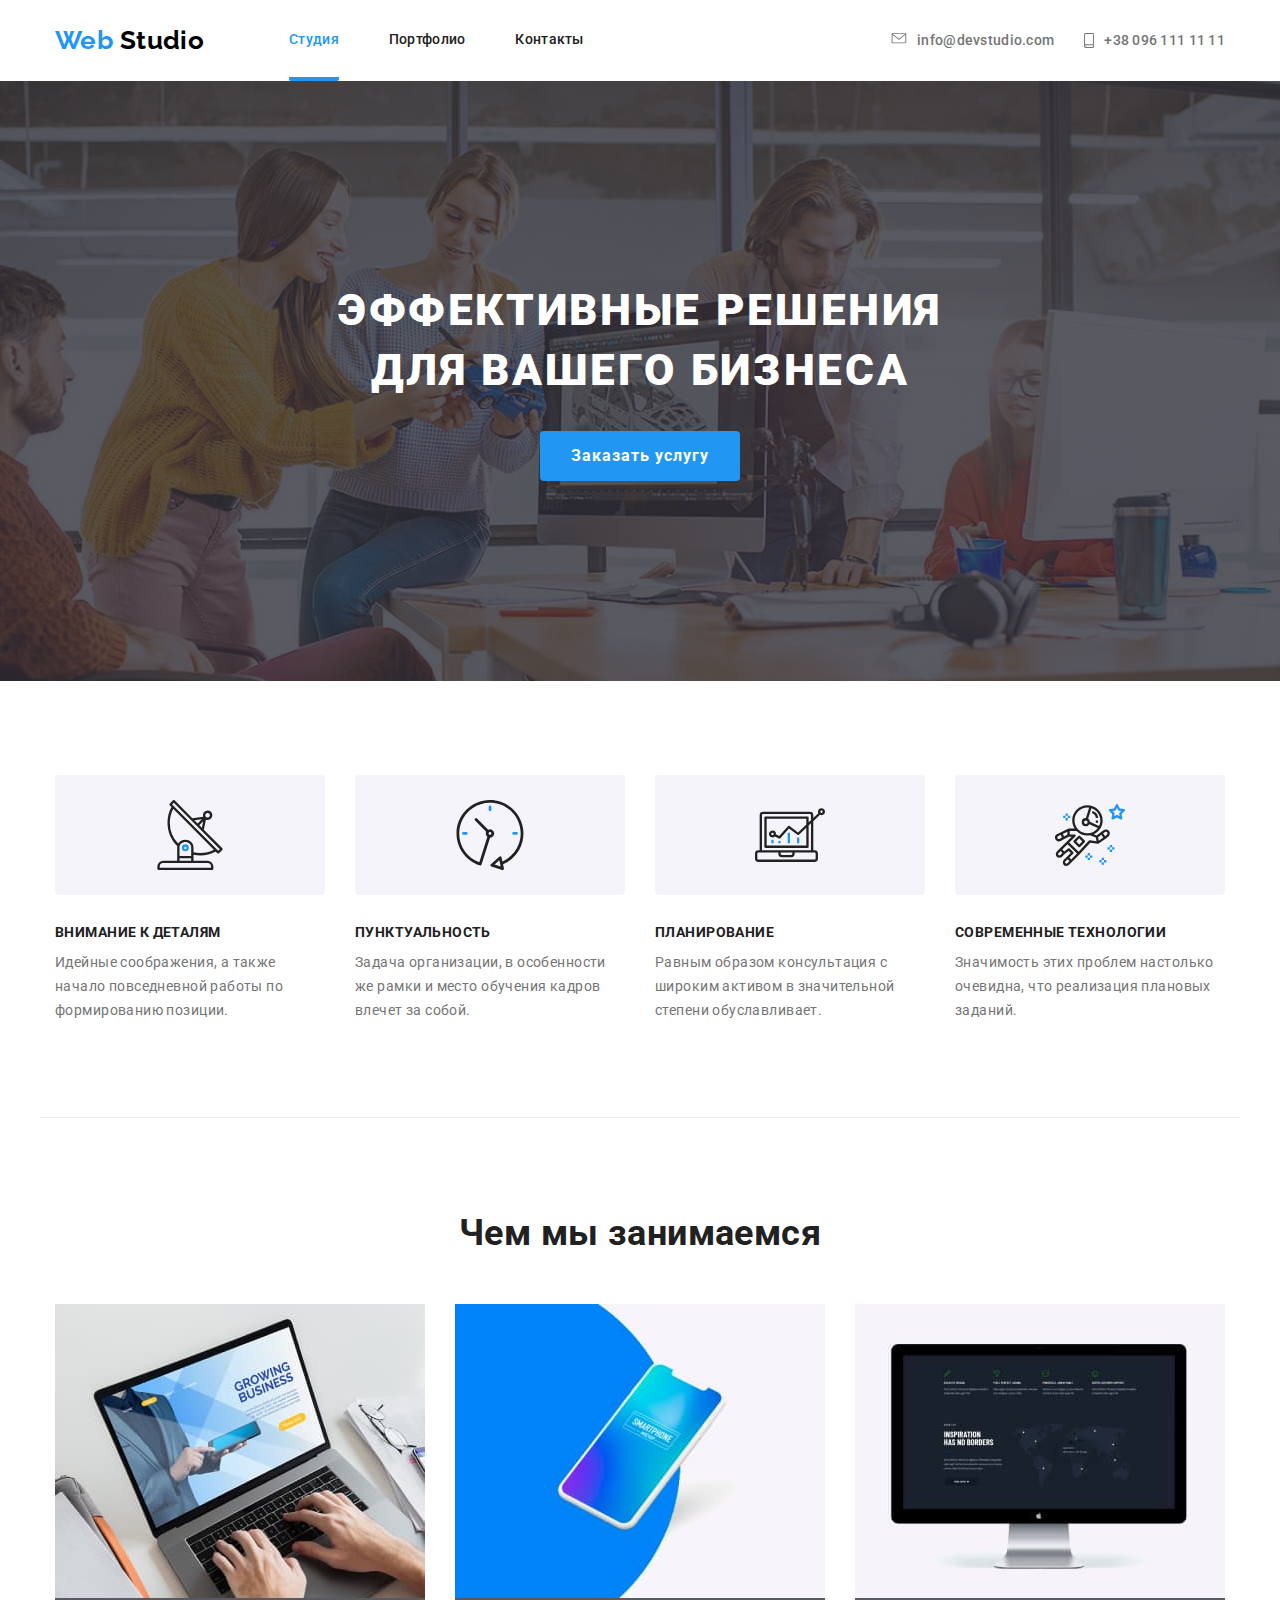
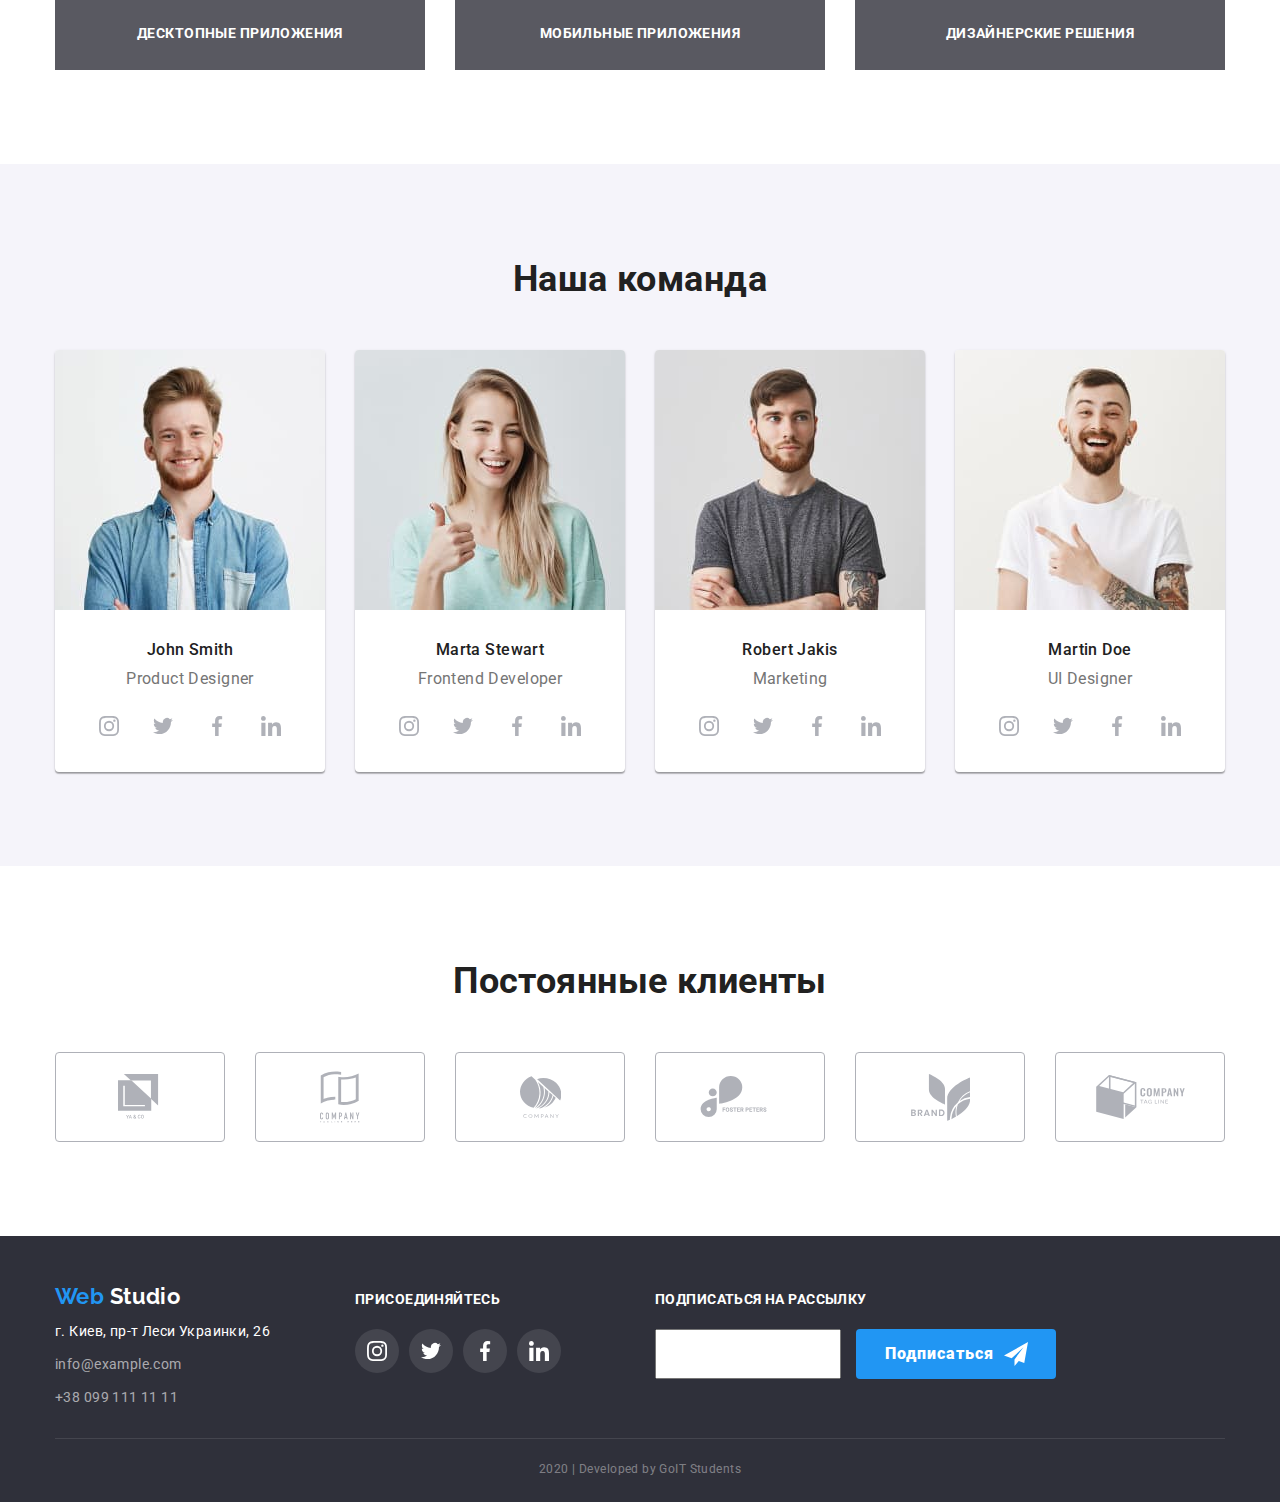
<file: index.html>
<!DOCTYPE html>
<html lang="ru">
  <head>
    <meta charset="UTF-8" />
    <meta name="viewport" content="width=device-width, initial-scale=1.0" />
    <title>Web Studio v.1</title>
    <link
      href="https://fonts.googleapis.com/css2?family=Raleway:wght@700&family=Roboto:wght@400;500;700;900&display=swap"
      rel="stylesheet"
    />
    <link
      rel="stylesheet"
      href="https://cdnjs.cloudflare.com/ajax/libs/modern-normalize/0.6.0/modern-normalize.min.css"
    />
    <link rel="stylesheet" href="./css/style.css" />
  </head>
  <body>
    <!-- Шапка с навигацией -->
    <header>
      <div class="container header-container">
        <nav class="header-nav">
          <a href="./index.html" class="link logo"><span>Web</span> Studio</a>
          <ul class="site-nav">
            <li><a href="./index.html" class="link current">Студия</a></li>
            <li><a href="./portfolio.html" class="link">Портфолио</a></li>
            <li><a href="./contact.html" class="link">Контакты</a></li>
          </ul>
        </nav>
        <ul class="auth-nav">
          <li>
            <a href="mailto:info@devstudio.com" class="link">
              <svg class="auth-nav-icon" width="16" height="11">
                <use href="./img/symbol-defs.svg#icon-envelope"></use>
              </svg>
              <span>info@devstudio.com</span>
            </a>
          </li>
          <li>
            <a href="tel:+380961111111" class="link">
              <svg class="auth-nav-icon" width="10" height="15">
                <use href="./img/symbol-defs.svg#icon-smartphone"></use>
              </svg>
              <span>+38 096 111 11 11</span>
            </a>
          </li>
        </ul>
      </div>
    </header>
    <main>
      <!-- Герой -->
      <section class="hero">
        <div class="hero-container">
          <h1 class="hero-title">
            эффективные решения для вашего бизнеса
          </h1>
          <a href="" class="button hero-button">Заказать услугу</a>
        </div>
      </section>
      <!-- Особенности -->
      <section class="features">
        <div class="container">
          <h2 class="section-title">Особенности нашей работы</h2>
          <ul class="features-list">
            <li class="features-item">
              <div class="features-div">
                <svg class="features-icon">
                  <use href="./img/symbol-defs.svg#icon-antenna"></use>
                </svg>
              </div>
              <h3 class="features-subtitle">Внимание к деталям</h3>
              <p class="text">
                Идейные соображения, а также начало повседневной работы по
                формированию позиции.
              </p>
            </li>
            <li class="features-item">
              <div class="features-div">
                <svg class="features-icon">
                  <use href="./img/symbol-defs.svg#icon-clock"></use>
                </svg>
              </div>
              <h3 class="features-subtitle">Пунктуальность</h3>
              <p class="text">
                Задача организации, в особенности же рамки и место обучения
                кадров влечет за собой.
              </p>
            </li>
            <li class="features-item">
              <div class="features-div">
                <svg class="features-icon">
                  <use href="./img/symbol-defs.svg#icon-diagram"></use>
                </svg>
              </div>
              <h3 class="features-subtitle">Планирование</h3>
              <p class="text">
                Равным образом консультация с широким активом в значительной
                степени обуславливает.
              </p>
            </li>
            <li class="features-item">
              <div class="features-div">
                <svg class="features-icon">
                  <use href="./img/symbol-defs.svg#icon-astronaut"></use>
                </svg>
              </div>
              <h3 class="features-subtitle">Современные технологии</h3>
              <p class="text">
                Значимость этих проблем настолько очевидна, что реализация
                плановых заданий.
              </p>
            </li>
          </ul>
        </div>
      </section>
      <!-- Чем мы занимаемся -->
      <section class="doing">
        <div class="container">
          <h2 class="section-title">Чем мы занимаемся</h2>
          <ul class="doing-list">
            <li class="doing-item">
              <img
                src="./img/laptop.jpg"
                alt="Десктопные приложения"
                width="370"
                height="294"
              />
              <h3 class="doing-subtitle">Десктопные приложения</h3>
            </li>
            <li class="doing-item">
              <img
                src="./img/smartphone.jpg"
                alt="Мобильные приложения"
                width="370"
                height="294"
              />
              <h3 class="doing-subtitle">Мобильные приложения</h3>
            </li>
            <li class="doing-item">
              <img
                src="./img/monitor.jpg"
                alt="Дизайнерские решения"
                width="370"
                height="294"
              />
              <h3 class="doing-subtitle">Дизайнерские решения</h3>
            </li>
          </ul>
        </div>
      </section>
      <!-- Наша команда -->
      <section class="team">
        <div class="container">
          <h2 class="section-title">Наша команда</h2>
          <ul lang="en" class="team-list">
            <li class="team-item">
              <img
                src="./img/john_smith.jpg"
                alt="Foto Product Designer"
                width="270"
                height="260"
              />
              <h3 class="team-name">John Smith</h3>
              <p class="team-position">Product Designer</p>
              <ul class="social-network">
                <li class="team-network">
                  <a href="">
                    <svg class="social-icon">
                      <use href="./img/symbol-defs.svg#icon-instagram"></use>
                    </svg>
                  </a>
                </li>
                <li class="team-network">
                  <a href="">
                    <svg class="social-icon">
                      <use href="./img/symbol-defs.svg#icon-twitter"></use>
                    </svg>
                  </a>
                </li>
                <li class="team-network">
                  <a href="">
                    <svg class="social-icon">
                      <use href="./img/symbol-defs.svg#icon-facebook"></use>
                    </svg>
                  </a>
                </li>
                <li class="team-network">
                  <a href="">
                    <svg class="social-icon">
                      <use href="./img/symbol-defs.svg#icon-linkedin"></use>
                    </svg>
                  </a>
                </li>
              </ul>
            </li>
            <li class="team-item">
              <img
                src="./img/marta_stewart.jpg"
                alt="Foto Frontend Developer"
                width="270"
                height="260"
              />
              <h3 class="team-name">Marta Stewart</h3>
              <p class="team-position">Frontend Developer</p>
              <ul class="social-network">
                <li class="team-network">
                  <a href="">
                    <svg class="social-icon">
                      <use href="./img/symbol-defs.svg#icon-instagram"></use>
                    </svg>
                  </a>
                </li>
                <li class="team-network">
                  <a href="">
                    <svg class="social-icon">
                      <use href="./img/symbol-defs.svg#icon-twitter"></use>
                    </svg>
                  </a>
                </li>
                <li class="team-network">
                  <a href="">
                    <svg class="social-icon">
                      <use href="./img/symbol-defs.svg#icon-facebook"></use>
                    </svg>
                  </a>
                </li>
                <li class="team-network">
                  <a href="">
                    <svg class="social-icon">
                      <use href="./img/symbol-defs.svg#icon-linkedin"></use>
                    </svg>
                  </a>
                </li>
              </ul>
            </li>
            <li class="team-item">
              <img
                src="./img/robert_jakis.jpg"
                alt="Foto Marketing"
                width="270"
                height="260"
              />
              <h3 class="team-name">Robert Jakis</h3>
              <p class="team-position">Marketing</p>
              <ul class="social-network">
                <li class="team-network">
                  <a href="">
                    <svg class="social-icon">
                      <use href="./img/symbol-defs.svg#icon-instagram"></use>
                    </svg>
                  </a>
                </li>
                <li class="team-network">
                  <a href="">
                    <svg class="social-icon">
                      <use href="./img/symbol-defs.svg#icon-twitter"></use>
                    </svg>
                  </a>
                </li>
                <li class="team-network">
                  <a href="">
                    <svg class="social-icon">
                      <use href="./img/symbol-defs.svg#icon-facebook"></use>
                    </svg>
                  </a>
                </li>
                <li class="team-network">
                  <a href="">
                    <svg class="social-icon">
                      <use href="./img/symbol-defs.svg#icon-linkedin"></use>
                    </svg>
                  </a>
                </li>
              </ul>
            </li>
            <li class="team-item">
              <img
                src="./img/martin_doe.jpg"
                alt="Foto UI Designer"
                width="270"
                height="260"
              />
              <h3 class="team-name">Martin Doe</h3>
              <p class="team-position">UI Designer</p>
              <ul class="social-network">
                <li class="team-network">
                  <a href="">
                    <svg class="social-icon">
                      <use href="./img/symbol-defs.svg#icon-instagram"></use>
                    </svg>
                  </a>
                </li>
                <li class="team-network">
                  <a href="">
                    <svg class="social-icon">
                      <use href="./img/symbol-defs.svg#icon-twitter"></use>
                    </svg>
                  </a>
                </li>
                <li class="team-network">
                  <a href="">
                    <svg class="social-icon">
                      <use href="./img/symbol-defs.svg#icon-facebook"></use>
                    </svg>
                  </a>
                </li>
                <li class="team-network">
                  <a href="">
                    <svg class="social-icon">
                      <use href="./img/symbol-defs.svg#icon-linkedin"></use>
                    </svg>
                  </a>
                </li>
              </ul>
            </li>
          </ul>
        </div>
      </section>
      <!-- Постоянные клиенты -->
      <section class="customer">
        <div class="container">
          <h2 class="section-title">Постоянные клиенты</h2>
          <ul class="customer-list">
            <li class="customer-item">
              <a href="">
                <svg class="customer-icon" width="44" height="49">
                  <use href="./img/symbol-defs.svg#icon-logo1"></use>
                </svg>
              </a>
            </li>
            <li class="customer-item">
              <a href="">
                <svg class="customer-icon" width="40" height="52">
                  <use href="./img/symbol-defs.svg#icon-logo2"></use>
                </svg>
              </a>
            </li>
            <li class="customer-item">
              <a href="">
                <svg class="customer-icon" width="41" height="43">
                  <use href="./img/symbol-defs.svg#icon-logo3"></use>
                </svg>
              </a>
            </li>
            <li class="customer-item">
              <a href="">
                <svg class="customer-icon" width="80" height="42">
                  <use href="./img/symbol-defs.svg#icon-logo4"></use>
                </svg>
              </a>
            </li>
            <li class="customer-item">
              <a href="">
                <svg class="customer-icon" width="59" height="47">
                  <use href="./img/symbol-defs.svg#icon-logo5"></use>
                </svg>
              </a>
            </li>
            <li class="customer-item">
              <a href="">
                <svg class="customer-icon" width="89" height="45">
                  <use href="./img/symbol-defs.svg#icon-logo6"></use>
                </svg>
              </a>
            </li>
          </ul>
        </div>
      </section>
    </main>
    <!-- Подвал -->
    <footer>
      <div class="container">
        <div class="company-address">
          <div class="box-address">
            <a href="./index.html" class="link logo"><span>Web</span> Studio</a>
            <address class="footer-address">
              <p>г. Киев, пр-т Леси Украинки, 26</p>
              <ul class="contact-list">
                <li>
                  <a href="mailto:info@example.com" class="link mail-footer"
                    >info@example.com</a
                  >
                </li>
                <li>
                  <a href="tel:+380991111111" class="link tel-footer"
                    >+38 099 111 11 11</a
                  >
                </li>
              </ul>
            </address>
          </div>
          <div class="box-socials">
            <p class="footer-promo">присоединяйтесь</p>
            <ul class="footer-socials">
              <li class="socials-item">
                <a href="">
                  <svg class="social-icon">
                    <use href="./img/symbol-defs.svg#icon-instagram"></use>
                  </svg>
                </a>
              </li>
              <li class="socials-item">
                <a href="">
                  <svg class="social-icon">
                    <use href="./img/symbol-defs.svg#icon-twitter"></use>
                  </svg>
                </a>
              </li>
              <li class="socials-item">
                <a href="">
                  <svg class="social-icon">
                    <use href="./img/symbol-defs.svg#icon-facebook"></use>
                  </svg>
                </a>
              </li>
              <li class="socials-item">
                <a href="">
                  <svg class="social-icon">
                    <use href="./img/symbol-defs.svg#icon-linkedin"></use>
                  </svg>
                </a>
              </li>
            </ul>
          </div>
          <form>
            <p class="footer-promo">подписаться на рассылку</p>
            <input type="text" class="form-input" />
            <button class="button">
              <div class="button-footer">
                <span>Подписаться</span>
                <svg class="icon-send" width="24px" height="24px">
                  <use href="./img/symbol-defs.svg#icon-send"></use>
                </svg>
              </div>
            </button>
          </form>
        </div>
        <p class="company-developer">2020 | Developed by GoIT Students</p>
      </div>
    </footer>
  </body>
</html>
</file>
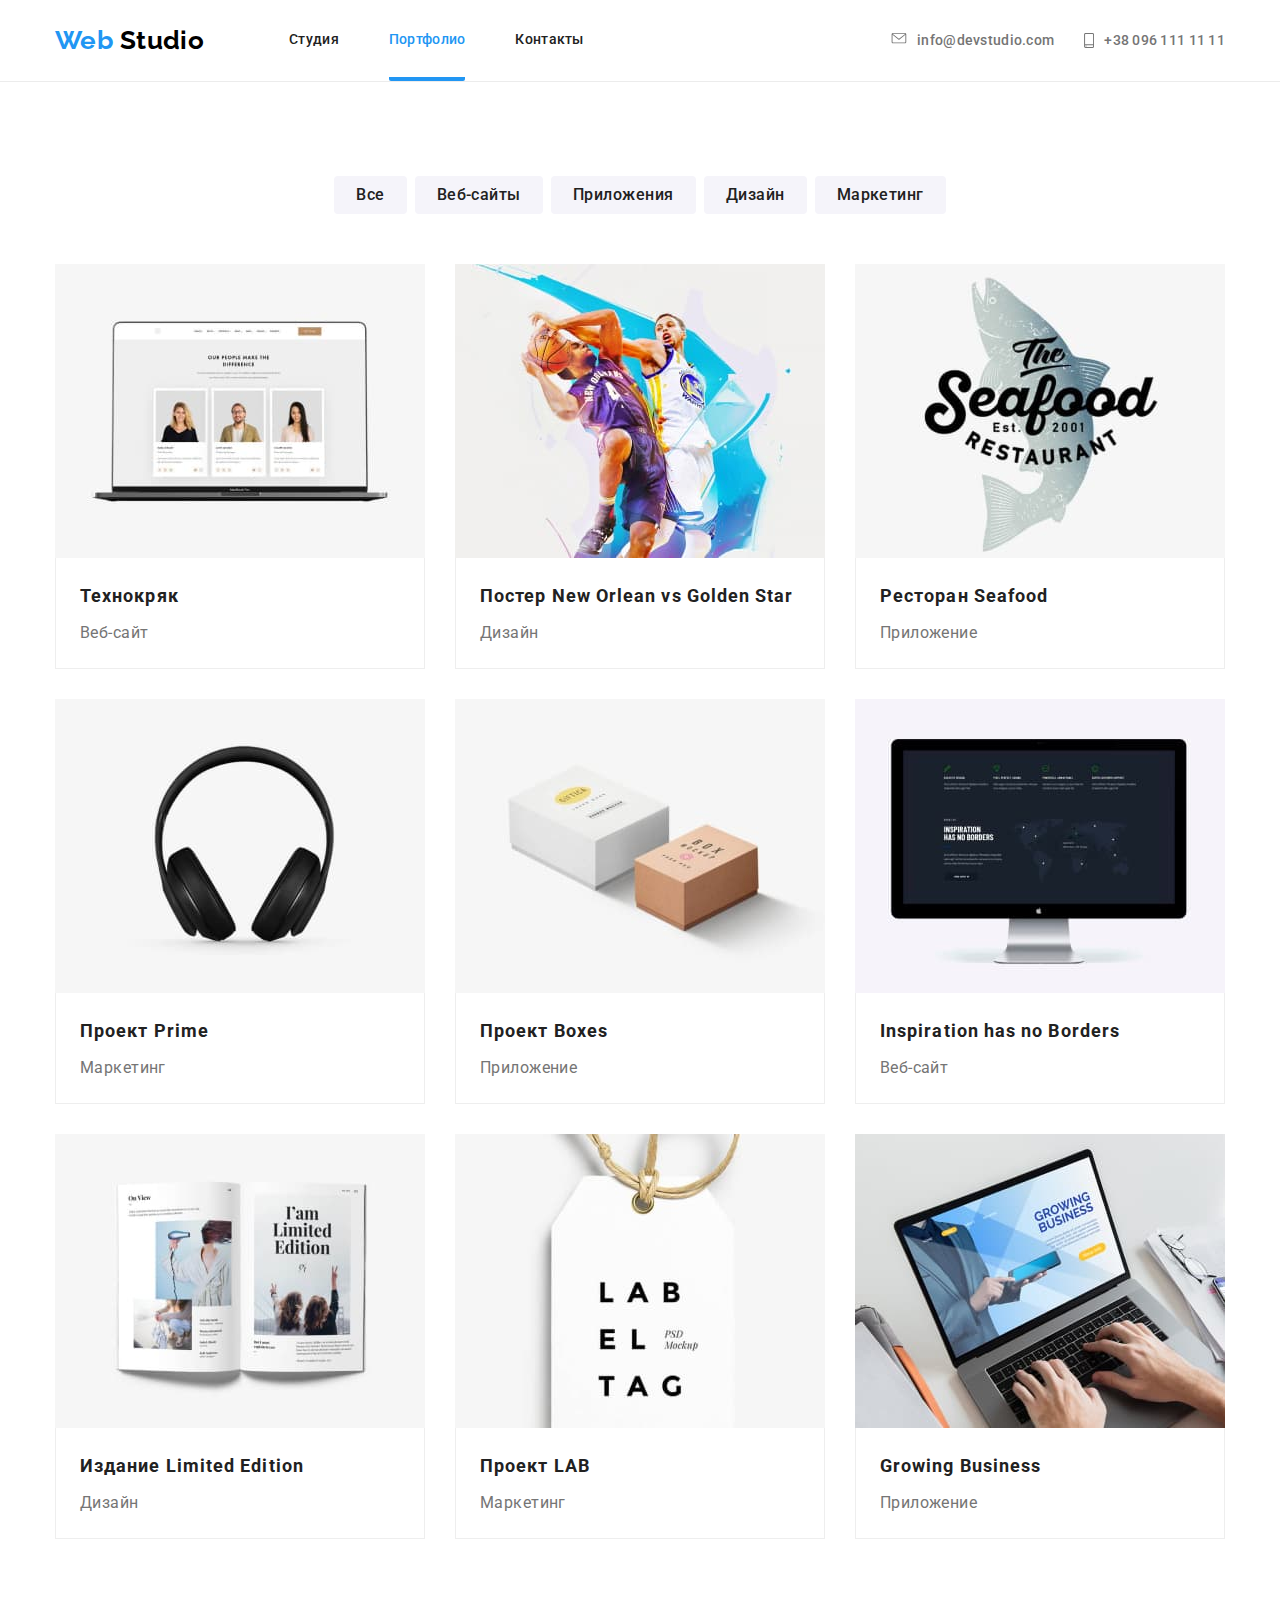
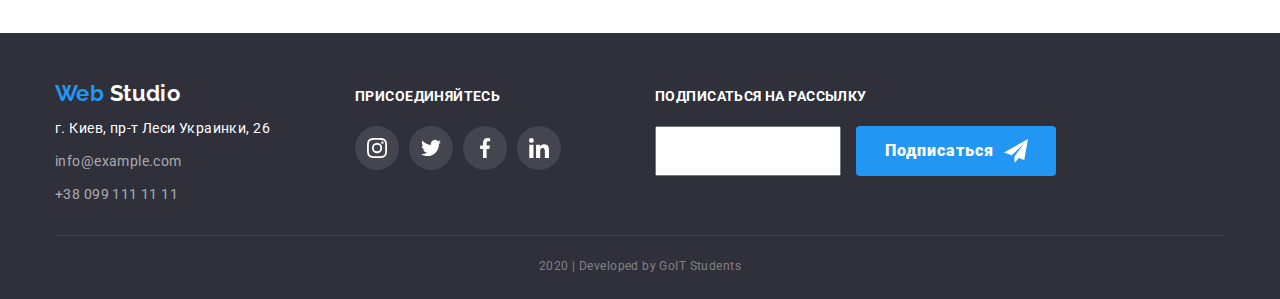
<file: portfolio.html>
<!DOCTYPE html>
<html lang="ru">
  <head>
    <meta charset="UTF-8" />
    <meta name="viewport" content="width=device-width, initial-scale=1.0" />
    <title>Наше портфолио</title>
    <link
      href="https://fonts.googleapis.com/css2?family=Raleway:wght@700&family=Roboto:wght@400;500;700;900&display=swap"
      rel="stylesheet"
    />
    <link
      rel="stylesheet"
      href="https://cdnjs.cloudflare.com/ajax/libs/modern-normalize/0.6.0/modern-normalize.min.css"
    />
    <link rel="stylesheet" href="./css/style.css" />
  </head>
  <body>
    <header class="portfolio-header">
      <div class="container header-container">
        <nav class="header-nav">
          <a href="./index.html" class="link logo"><span>Web</span> Studio</a>
          <ul class="site-nav">
            <li><a href="./index.html" class="link">Студия</a></li>
            <li>
              <a href="./portfolio.html" class="link current">Портфолио</a>
            </li>
            <li><a href="./contact.html" class="link">Контакты</a></li>
          </ul>
        </nav>
        <ul class="auth-nav">
          <li>
            <a href="mailto:info@devstudio.com" class="link">
              <svg class="auth-nav-icon" width="16" height="11">
                <use href="./img/symbol-defs.svg#icon-envelope"></use>
              </svg>
              <span>info@devstudio.com</span>
            </a>
          </li>
          <li>
            <a href="tel:+380961111111" class="link">
              <svg class="auth-nav-icon" width="10" height="15">
                <use href="./img/symbol-defs.svg#icon-smartphone"></use>
              </svg>
              <span>+38 096 111 11 11</span>
            </a>
          </li>
        </ul>
      </div>
    </header>
    <main>
      <section class="main-portfolio">
        <div class="container">
          <h1 class="section-title">Наши работы</h1>
          <div class="portfolio-filter">
            <ul class="filter">
              <li class="filter-li">
                <button type="button" class="filter-button">Все</button>
              </li>
              <li class="filter-li">
                <button type="button" class="filter-button">Веб-сайты</button>
              </li>
              <li class="filter-li">
                <button type="button" class="filter-button">Приложения</button>
              </li>
              <li class="filter-li">
                <button type="button" class="filter-button">Дизайн</button>
              </li>
              <li class="filter-li">
                <button type="button" class="filter-button">Маркетинг</button>
              </li>
            </ul>
          </div>

          <div class="portfolio-works">
            <ul class="works-list">
              <li class="works-item">
                <a href="">
                  <img
                    src="./img/img-portfolio_1.jpg"
                    alt=""
                    class="works-img"
                    width="370"
                    height="294"
                  />
                  <div class="card-content">
                    <h2 class="works-title">Технокряк</h2>
                    <p class="works-type">Веб-сайт</p>
                  </div>
                  <p class="works-desc">
                    Технокряк это современная площадка распространения
                    коронавируса. Компании используют эту платформу для
                    цифрового шпионажа и атак на защищённые сервера конкурентов.
                  </p>
                </a>
              </li>
              <li class="works-item">
                <a href="">
                  <img
                    src="./img/img-portfolio_2.jpg"
                    alt=""
                    class="works-img"
                    width="370"
                    height="294"
                  />
                  <div class="card-content">
                    <h2 class="works-title">
                      Постер New Orlean vs Golden Star
                    </h2>
                    <p class="works-type">Дизайн</p>
                  </div>
                  <p class="works-desc">
                    Классический текст-«рыба» (условный, зачастую бессмысленный
                    текст-заполнитель, вставляемый в макет страницы).
                  </p>
                </a>
              </li>
              <li class="works-item">
                <a href="">
                  <img
                    src="./img/img-portfolio_3.jpg"
                    alt=""
                    class="works-img"
                    width="370"
                    height="294"
                  />
                  <div class="card-content">
                    <h2 class="works-title">Ресторан Seafood</h2>
                    <p class="works-type">Приложение</p>
                  </div>
                  <p class="works-desc">
                    Lorem ipsum dolor sit amet, eu errem eloquentiam pro.
                    Fuisset platonem postulant eos id, ut mazim legere pri,
                    nostrud debitis no usu.
                  </p>
                </a>
              </li>
              <li class="works-item">
                <a href="">
                  <img
                    src="./img/img-portfolio_4.jpg"
                    alt=""
                    class="works-img"
                    width="370"
                    height="294"
                  />
                  <div class="card-content">
                    <h2 class="works-title">Проект Prime</h2>
                    <p class="works-type">Маркетинг</p>
                  </div>
                  <p class="works-desc">
                    Reprimique eloquentiam ex has, at rebum tempor nec. Qui
                    molestiae conclusionemque ut. Quo denique theophrastus ea,
                    an his justo deseruisse.
                  </p>
                </a>
              </li>
              <li class="works-item">
                <a href="">
                  <img
                    src="./img/img-portfolio_5.jpg"
                    alt=""
                    class="works-img"
                    width="370"
                    height="294"
                  />
                  <div class="card-content">
                    <h2 class="works-title">Проект Boxes</h2>
                    <p class="works-type">Приложение</p>
                  </div>
                  <p class="works-desc">
                    Классический текст-«рыба» (условный, зачастую бессмысленный
                    текст-заполнитель, вставляемый в макет страницы).
                  </p>
                </a>
              </li>
              <li class="works-item">
                <a href="">
                  <img
                    src="./img/img-portfolio_6.jpg"
                    alt=""
                    class="works-img"
                    width="370"
                    height="294"
                  />
                  <div class="card-content">
                    <h2 class="works-title">Inspiration has no Borders</h2>
                    <p class="works-type">Веб-сайт</p>
                  </div>
                  <p class="works-desc">
                    Lorem ipsum dolor sit amet, eu errem eloquentiam pro.
                    Fuisset platonem postulant eos id, ut mazim legere pri,
                    nostrud debitis no usu.
                  </p>
                </a>
              </li>
              <li class="works-item">
                <a href="">
                  <img
                    src="./img/img-portfolio_7.jpg"
                    alt=""
                    class="works-img"
                    width="370"
                    height="294"
                  />
                  <div class="card-content">
                    <h2 class="works-title">Издание Limited Edition</h2>
                    <p class="works-type">Дизайн</p>
                  </div>
                  <p class="works-desc">
                    Reprimique eloquentiam ex has, at rebum tempor nec. Qui
                    molestiae conclusionemque ut. Quo denique theophrastus ea,
                    an his justo deseruisse.
                  </p>
                </a>
              </li>
              <li class="works-item">
                <a href="">
                  <img
                    src="./img/img-portfolio_8.jpg"
                    alt=""
                    class="works-img"
                    width="370"
                    height="294"
                  />
                  <div class="card-content">
                    <h2 class="works-title">Проект LAB</h2>
                    <p class="works-type">Маркетинг</p>
                  </div>
                  <p class="works-desc">
                    Классический текст-«рыба» (условный, зачастую бессмысленный
                    текст-заполнитель, вставляемый в макет страницы).
                  </p>
                </a>
              </li>
              <li class="works-item">
                <a href="">
                  <img
                    src="./img/img-portfolio_9.jpg"
                    alt=""
                    class="works-img"
                    width="370"
                    height="294"
                  />
                  <div class="card-content">
                    <h2 class="works-title">Growing Business</h2>
                    <p class="works-type">Приложение</p>
                  </div>
                  <p class="works-desc">
                    Lorem ipsum dolor sit amet, eu errem eloquentiam pro.
                    Fuisset platonem postulant eos id, ut mazim legere pri,
                    nostrud debitis no usu.
                  </p>
                </a>
              </li>
            </ul>
          </div>
        </div>
      </section>
    </main>
    <footer>
      <div class="container">
        <div class="company-address">
          <div class="box-address">
            <a href="./index.html" class="link logo"><span>Web</span> Studio</a>
            <address class="footer-address">
              <p>г. Киев, пр-т Леси Украинки, 26</p>
              <ul class="contact-list">
                <li>
                  <a href="mailto:info@example.com" class="link mail-footer"
                    >info@example.com</a
                  >
                </li>
                <li>
                  <a href="tel:+380991111111" class="link tel-footer"
                    >+38 099 111 11 11</a
                  >
                </li>
              </ul>
            </address>
          </div>
          <div class="box-socials">
            <p class="footer-promo">присоединяйтесь</p>
            <ul class="footer-socials">
              <li class="socials-item">
                <a href="">
                  <svg class="social-icon">
                    <use href="./img/symbol-defs.svg#icon-instagram"></use>
                  </svg>
                </a>
              </li>
              <li class="socials-item">
                <a href="">
                  <svg class="social-icon">
                    <use href="./img/symbol-defs.svg#icon-twitter"></use>
                  </svg>
                </a>
              </li>
              <li class="socials-item">
                <a href="">
                  <svg class="social-icon">
                    <use href="./img/symbol-defs.svg#icon-facebook"></use>
                  </svg>
                </a>
              </li>
              <li class="socials-item">
                <a href="">
                  <svg class="social-icon">
                    <use href="./img/symbol-defs.svg#icon-linkedin"></use>
                  </svg>
                </a>
              </li>
            </ul>
          </div>
          <form>
            <p class="footer-promo">подписаться на рассылку</p>
            <input type="text" class="form-input" />
            <button class="button">
              <div class="button-footer">
                <span>Подписаться</span>
                <svg class="icon-send" width="24px" height="24px">
                  <use href="./img/symbol-defs.svg#icon-send"></use>
                </svg>
              </div>
            </button>
          </form>
        </div>
        <p class="company-developer">2020 | Developed by GoIT Students</p>
      </div>
    </footer>
  </body>
</html>
</file>
<file: css/style.css>
:root {
  --primmary-text-color: #757575;
  --title-text-color: #212121;
  --secondary-title-color: #ffffff;
  --accent-color: #2196f3;
  --primary-bg-color: #ffffff;
  --secondary-bg-color: rgba(47, 48, 58, 0.8);
  --secondary-bg: #f5f4fa;
}

body {
  background-color: var(--primary-bg-color);
  color: var(--primmary-text-color);
  font-family: Roboto, sans-serif;
  font-size: 14px;
  letter-spacing: 0.03em;
}

h1,
h2,
h3,
h4,
h5,
h6 {
  color: var(--title-text-color);
  font-size: inherit;
  margin-top: 0;
}

button {
  font-family: inherit;
  letter-spacing: 0.03em;
  cursor: pointer;
}

ul {
  list-style: none;
  margin-top: 0;
  margin-bottom: 0;
  padding-left: 0;
}

p {
  margin-top: 0;
  margin-bottom: 0;
}

img,
svg {
  display: block;
}

/* ссылки */
a {
  text-decoration: none;
}

.container {
  width: 1200px;
  margin-left: auto;
  margin-right: auto;
  padding-right: 15px;
  padding-left: 15px;
}

main .container {
  padding-top: 94px;
  padding-bottom: 94px;
}

/* хедер */
.header-container {
  display: flex;
  align-items: center;
}

.header-nav {
  display: flex;
  align-items: center;
}

.site-nav {
  display: flex;
}

.site-nav > li:not(:last-child) {
  margin-right: 50px;
}

.site-nav .link {
  display: block;
  padding-top: 32px;
  padding-bottom: 29px;

  color: var(--title-text-color);
  letter-spacing: 0.02em;
  font-weight: 500;
  line-height: 1.14;
}

.auth-nav {
  display: flex;
  margin-left: auto;
}

.auth-nav .link {
  color: var(--primmary-text-color);
  letter-spacing: 0.02em;
  font-weight: 500;
  line-height: 1.14;

  display: flex;
}

.auth-nav > li:not(:last-child) {
  margin-right: 30px;
}

.auth-nav-icon {
  margin-right: 10px;
}

.link:hover,
.link:focus {
  color: var(--accent-color);
  --color3: var(--accent-color);
}

.site-nav .link.current {
  color: var(--accent-color);
  border-bottom: 4px Solid var(--accent-color);
  border-radius: 2px;
}

/* стилизация лого */
.header-nav .logo {
  margin-right: 85px;
  padding-top: 25px;
  padding-bottom: 25px;
}

.logo {
  color: #000000;
  font-family: Raleway, sans-serif;
  font-weight: 700;
  font-size: 26px;
  line-height: 1.19;
}
.logo span {
  color: var(--accent-color);
}

/* герой */
.hero {
  background: var(--secondary-bg-color);
  background-image: linear-gradient(
      var(--secondary-bg-color),
      var(--secondary-bg-color)
    ),
    url(../img/hero-backgraund.jpg);
  background-size: cover;
  background-position: center;

  max-width: 1600px;
  height: 600px;
  margin-left: auto;
  margin-right: auto;
  padding-top: 200px;
}

.hero-title {
  color: var(--secondary-title-color);
  font-weight: 900;
  font-size: 44px;
  line-height: 1.36;
  letter-spacing: 0.06em;

  text-transform: uppercase;
  margin-bottom: 30px;
}

.button {
  color: var(--secondary-title-color);
  background-color: var(--accent-color);
  letter-spacing: 0.06em;
  font-weight: 700;
  font-size: 16px;
  line-height: 1.87;

  border-radius: 4px;
  padding: 10px;
  border: 0;
  min-width: 200px;
  min-height: 50px;
  text-align: center;
}

.hero-button {
  display: inline-block;
}

.hero-container {
  text-align: center;
  width: 646px;
  height: 200px;
  margin-left: auto;
  margin-right: auto;
}

/* section */
.section-title {
  font-weight: 700;
  font-size: 36px;
  line-height: 1.17;
  text-align: center;

  margin-bottom: 50px;
}

/* блок Особенности */
.features-list {
  display: flex;
}

.features-item {
  width: calc((100% - 3 * 30px) / 4);
}

.features-item:not(:last-child) {
  margin-right: 30px;
}

.features-div {
  background-color: var(--secondary-bg);
  padding: 25px 100px;
  margin-bottom: 30px;
  border-radius: 4px;
}

.features-icon {
  width: 70px;
  height: 70px;
}

.features-subtitle {
  font-weight: 700;
  line-height: 1.14;
  text-transform: uppercase;
  margin-bottom: 10px;
}

.features .text {
  line-height: 1.71;
}

.features > .container {
  border-bottom: 1px solid #ececec;
}

/* Чем мы занимаемся */
.doing-list {
  display: flex;
}

.doing-item {
  width: calc((100% - 2 * 30px) / 3);
}

.doing-item:not(:last-child) {
  margin-right: 30px;
}

.doing-subtitle {
  color: var(--secondary-title-color);
  background-color: var(--secondary-bg-color);
  font-weight: 700;
  line-height: 1.14;
  text-align: center;
  text-transform: uppercase;
  margin: 0;
  padding-top: 28px;
  padding-bottom: 28px;
}

/* блок Наша команда, цвет унаследовал */
.team {
  background-color: var(--secondary-bg);
}

.team-name {
  font-weight: 500;
  font-size: 16px;
  line-height: 1.19;
  text-align: center;

  margin-bottom: 10px;
}

.team-position {
  font-size: 16px;
  line-height: 1.19;
  text-align: center;
  margin-bottom: 16px;
}

.team-item > img {
  margin-bottom: 30px;
}

.team-list {
  display: flex;
}

.team-item {
  width: calc((100% - 3 * 30px) / 4);
  background-color: var(--primary-bg-color);
  padding-bottom: 24px;
  border-radius: 4px;
  overflow: hidden;
  box-shadow: 0px 2px 1px rgba(0, 0, 0, 0.2), 0px 1px 1px rgba(0, 0, 0, 0.14),
    0px 1px 3px rgba(0, 0, 0, 0.12);
}

.team-item:not(:last-child) {
  margin-right: 30px;
}

.social-network {
  display: flex;
  justify-content: center;
}

.team-network > a {
  display: block;
  padding: 12px;
}

.team-network > a:hover,
.team-network > a:focus {
  background-color: var(--accent-color);
  border-radius: 50%;
  --color4: var(--primary-bg-color);
}

.social-icon {
  width: 20px;
  height: 20px;
}

.team-network:not(:last-child) {
  margin-right: 10px;
}

.team-network:first-child {
  margin-left: 32px;
}

.team-network:last-child {
  margin-right: 32px;
}

/* блок Постоянные, клиенты цвет унаследовал */
.customer-list {
  display: flex;
}

.customer-item > a {
  display: flex;
  justify-content: center;
  align-items: center;

  border: 1px solid #afb1b8;
  width: 170px;
  height: 90px;
  border-radius: 4px;
}

.customer-item > a:hover,
.customer-item > a:focus {
  border: 1px solid var(--accent-color);
  --color4: var(--accent-color);
}

.customer-item:not(:last-child) {
  margin-right: 30px;
}

/* футер */
footer {
  background-color: #2f303a;
  color: var(--secondary-title-color);
}

footer .logo {
  color: var(--secondary-title-color);
  font-size: 22px;
  line-height: 1.18;
}

.footer-address {
  line-height: 1.71;
  font-style: normal;
}

.footer-address > p {
  margin-top: 10px;
  margin-bottom: 9px;
}

.contact-list > li:not(:last-child) {
  margin-bottom: 9px;
}

.mail-footer,
.tel-footer {
  color: rgba(255, 255, 255, 0.6);
  line-height: 1.71;
}

.box-address {
  margin-right: 85px;
}

.footer-promo {
  font-weight: 700;
  line-height: 1.14;
  text-transform: uppercase;
  margin-bottom: 21px;
}

.box-socials {
  margin-right: 94px;
}

.button-footer {
  font-weight: 900;
  display: flex;
  align-items: center;
  justify-content: center;
}

.company-developer {
  color: rgba(255, 255, 255, 0.4);
  font-size: 12px;
  line-height: 2;
  text-align: center;
  padding-top: 18px;
  padding-bottom: 21px;
}

.footer-socials {
  display: flex;
  --color4: var(--primary-bg-color);
}

.socials-item > a {
  display: block;
  padding: 12px;
  background-color: rgba(255, 255, 255, 0.1);
  border-radius: 50%;
}

.socials-item > a:hover,
.socials-item > a:focus {
  background-color: var(--accent-color);
}

.socials-item:not(:last-child) {
  margin-right: 10px;
}

.company-address {
  display: flex;
  align-items: baseline;

  border-bottom: 1px solid rgba(255, 255, 255, 0.1);
  padding-top: 48px;
  padding-bottom: 28px;
}

.form-input {
  height: 50px;
  margin-right: 12px;
}

.icon-send {
  margin-left: 10px;
}

/* Портфолио */
.portfolio-header {
  border-bottom: 1px solid #ececec;
}

/* фильтр */
.filter {
  display: flex;
  justify-content: center;
}

.filter-li:not(:last-child) {
  margin-right: 8px;
}

.portfolio-filter {
  margin-bottom: 50px;
}

.filter-button {
  background-color: var(--secondary-bg);
  color: var(--title-text-color);
  font-weight: 500;
  font-size: 16px;
  line-height: 1.63;

  padding: 6px 22px;
  border: 0;
  border-radius: 4px;
}

.filter-button:hover,
.filter-button:focus {
  background-color: var(--accent-color);
  color: var(--secondary-title-color);
}

/*  */

.works-list p {
  color: var(--primmary-text-color);
}

/* .works-img {
  margin-bottom: 20px;
} */
.card-content {
  padding: 20px 24px;
  border-right: 1px solid #eeeeee;
  border-bottom: 1px solid #eeeeee;
  border-left: 1px solid #eeeeee;
  /* border-bottom-right-radius: 5px;
  border-bottom-left-radius: 5px; 
  в новом макете нет заокругления*/
}

.works-title {
  letter-spacing: 0.06em;
  font-weight: 700;
  font-size: 18px;
  line-height: 2;
  margin-bottom: 4px;
}

.works-type {
  font-size: 16px;
  line-height: 1.88;
}

.works-desc {
  font-size: 18px;
  line-height: 1.56;
}

.works-item {
  width: calc((100% - 2 * 30px) / 3);
  /* border-radius: 5px;
  overflow: hidden; 
  убрал так как почему-то overflow мешал ховеру и фокусу. И во вторых на новом макете нет заокруглений*/
}

.works-item > a {
  display: block;
}

.works-item > a:hover,
.works-item > a:focus {
  box-shadow: 1px 4px 6px rgba(0, 0, 0, 0.16), 0px 4px 4px rgba(0, 0, 0, 0.06),
    0px 1px 1px rgba(0, 0, 0, 0.12);
}

.works-item:not(:nth-child(3n)) {
  margin-right: 30px;
}

.works-item:not(:nth-last-child(-n + 3)) {
  margin-bottom: 30px;
}

.works-list {
  display: flex;
  flex-wrap: wrap;
}

/* временно убрать так, чтобы не мишало визуально */
.features .section-title,
.main-portfolio .section-title,
.works-desc {
  display: none;
}
</file>
